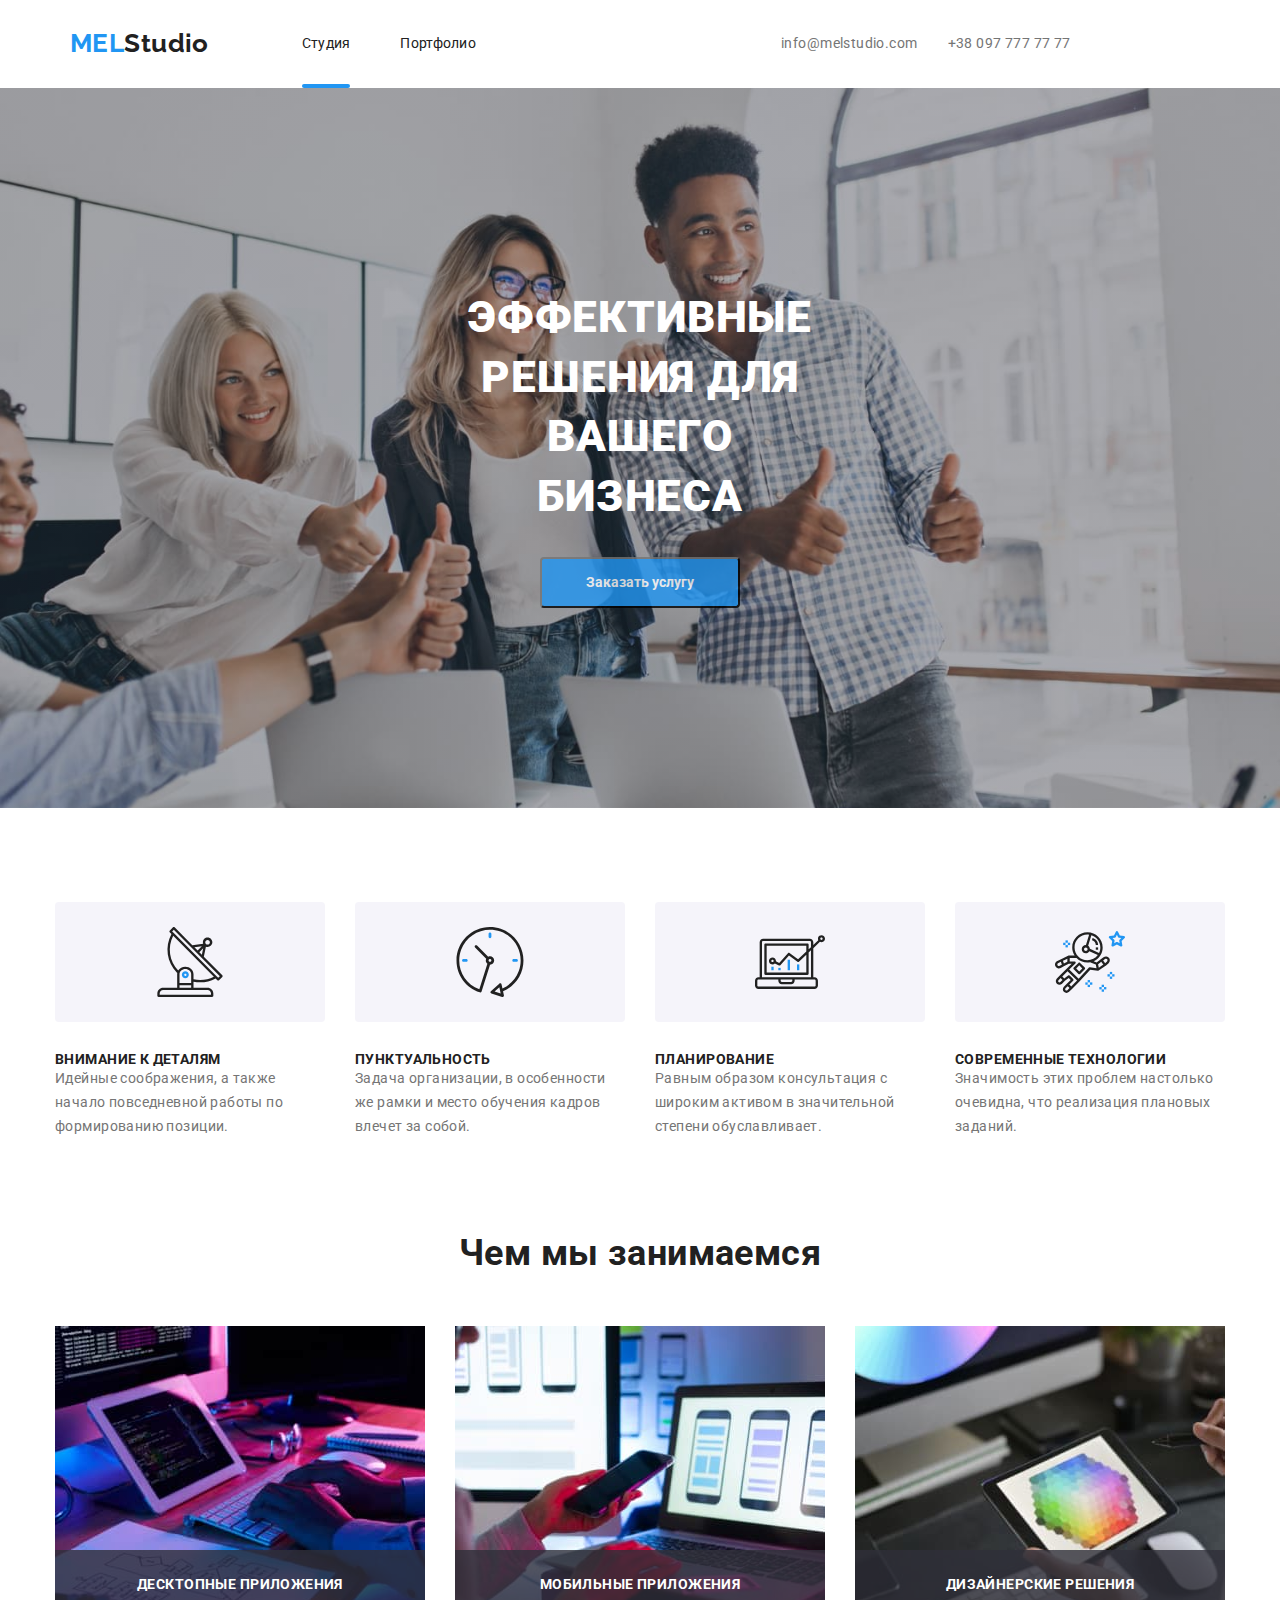
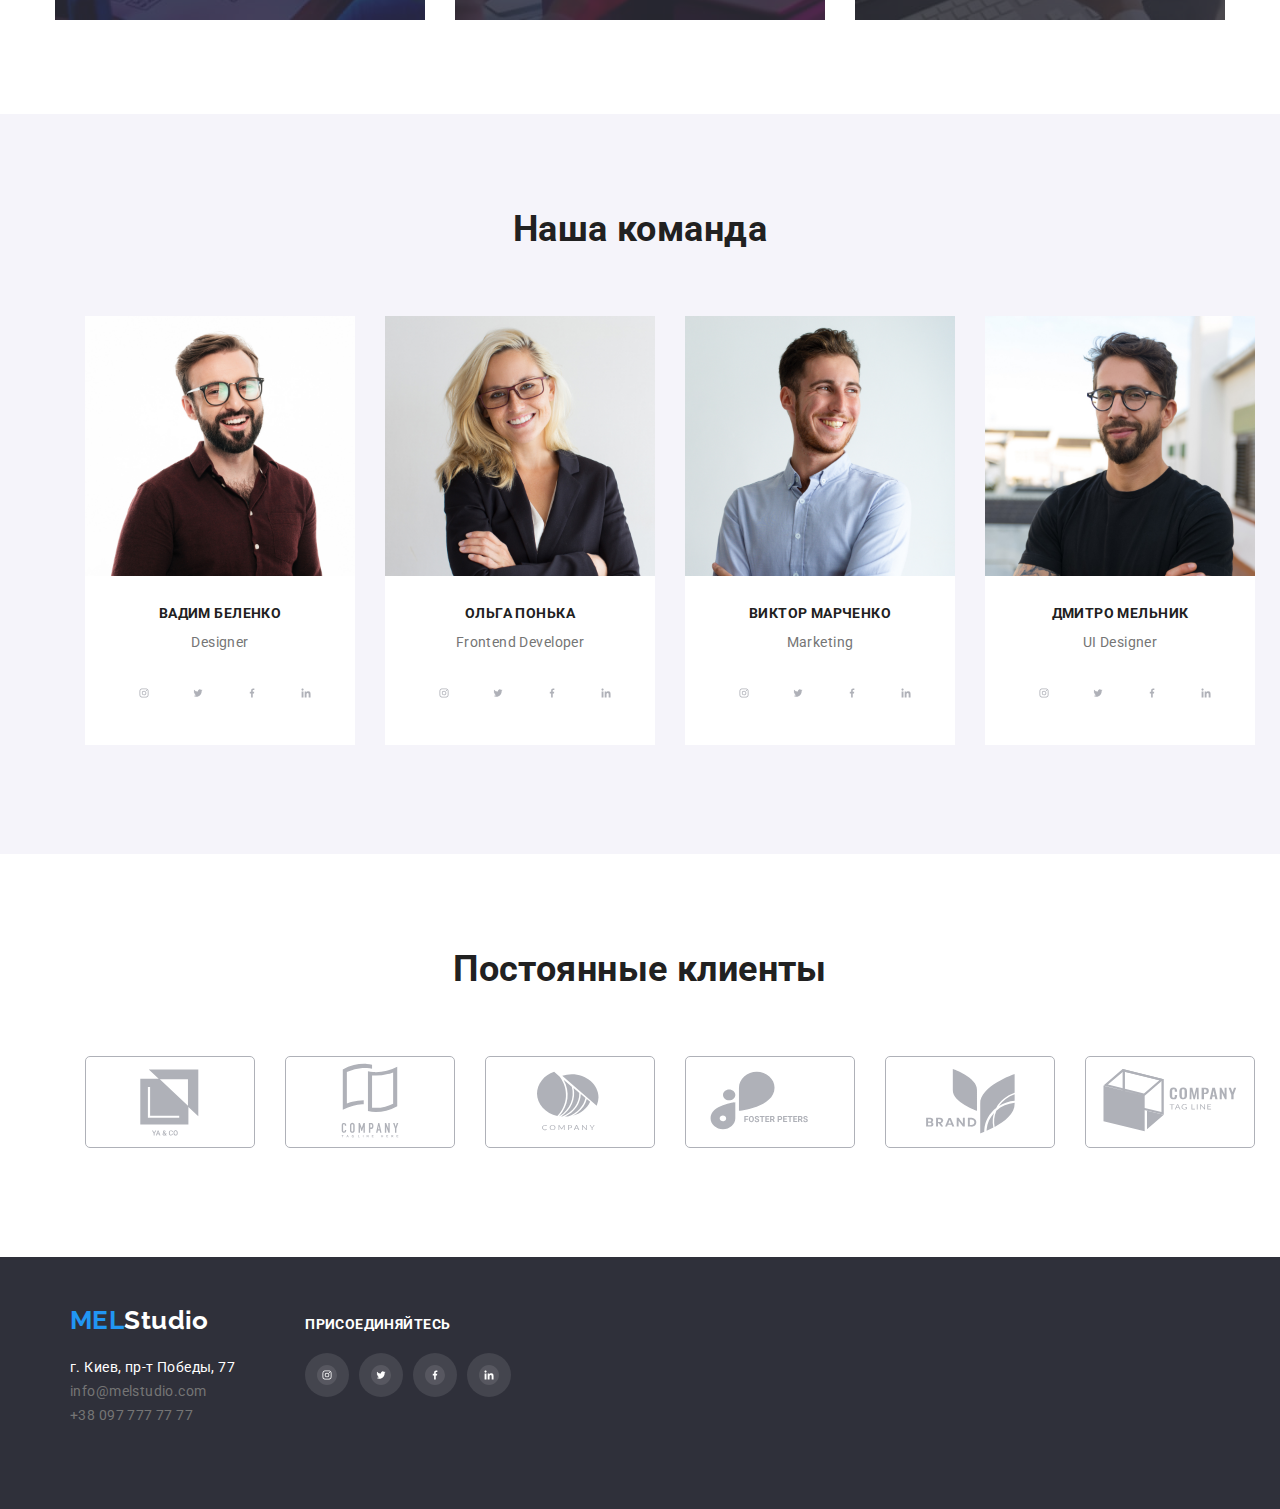
<file: index.html>
<!DOCTYPE html>
<html lang="ru">
<head>
    <meta charset="UTF-8">
    <meta name="description" content="Мой проект по html5">
    <meta http-equiv="X-UA-Compatible" content="IE=edge">
    <meta name="viewport" content="width=device-width, initial-scale=1.0">
    <title>MELstudio</title>
    <link href="https://fonts.googleapis.com/css2?family=Raleway:wght@700&family=Roboto:wght@400;500;700;900&display=swap"
        rel="stylesheet">
    <link rel="stylesheet" href="https://cdnjs.cloudflare.com/ajax/libs/modern-normalize/1.1.0/modern-normalize.min.css">
    <link rel="stylesheet" href="./styles/styles.css">
</head>

<body>
    <!--Шапка-->
<header class="header-section">
<div class="container">
    <nav class="section__navigation">
        <a  class='logo' href="./index.html"><span class="web">MEL</span>Studio</a>
        <ul class="nav list">
            <li class="item">
                <a href="./index.html" class="nav__link nav__link--active">Студия</a>
            </li>
            <li class="item">
                <a href="./portfolio.html" class="nav__link">Портфолио</a>
            </li>
        </ul>
        <ul class="contacts-list list">
            <li class="header-section__contacts"><a href="malito:info@melstudio.com" id="e-mail">info@melstudio.com</a></li>
            <li class="header-section__contacts"><a href="tel:+380977777777" id="phone">+38 097 777 77 77</a></li>
        </ul>
    </nav>
</div>
    
</header>

<main>
    <!--Герой-->
<section class="hero">
    <div class="hero__bg">
        <div class="hero__layout">
            <h1 class="hero__title">Эффективные решения для вашего бизнеса</h1>
            <button type="button" class="hero__button" data-modal-open>Заказать услугу</button>
        </div>
    </div>
</section>
<!--Секция особенности-->
<section class="features">    
    <!-- <h2>Особенности</h2> -->
    <div class="container">
        <ul class="features__list list">
            <li class="features__item icon-antena">
                    <h3 class="heading-text">Внимание к деталям</h3>
                    <p>Идейные соображения, а также начало повседневной работы по формированию позиции.</p>
                <!-- </div> -->
            </li>
            <li class="features__item icon-clock">
                    <h3 class="heading-text">Пунктуальность</h3>
                    <p>Задача организации, в особенности же рамки и место обучения кадров влечет за собой.</p>
                <!-- </div> -->
            </li>
            <li class="features__item icon-diagram">
                    <h3 class="heading-text">Планирование</h3>
                    <p>Равным образом консультация с широким активом в значительной степени обуславливает.</p>
                <!-- </div> -->
            </li>
            <li class="features__item icon-astronaut">
                    <h3 class="heading-text">Современные технологии</h3>
                    <p>Значимость этих проблем настолько очевидна, что реализация плановых заданий.</p>
                <!-- </div> -->
            </li>
        </ul>
    </div>
</section>
<!--Секция Чем занимаемся-->
<section class="work">
    <div class="container">
        <h2 class="work__title">Чем мы занимаемся</h2>
        <ul class="work__list list">
            <li class="work__card">
                <div class="work__img">
                    <img src="./images/img1.jpeg" alt="Создание кода програмного обеспечения" width="370" height="294">
                    <p class="work__text">Десктопные приложения</p>
                </div>
            </li>
            <li class="work__card">
                <div class="work__img">
                    <img src="./images/img2.jpeg" alt="Мобильные устройства" width="370" height="294">
                    <p class="work__text">Мобильные приложения</p>
                </div>             
            </li>
            <li class="work__card">
                <div class="work__img">
                    <img src="./images/img3.jpeg" alt="Подбор цветовой гаммы" width="370" height="294">
                    <p class="work__text">Дизайнерские решения</p>
                </div>
            </li>
        </ul>
    </div>
</section>
<!--Секция Команда-->
<section class="team">
    <div  class="container">
        <h2 class="heading-title">Наша команда</h2>
<ul class="team__list list">
    <li class="team__card">
        <div class="img">
            <img class="card_img" src="./images/photo1.jpeg" alt="Фото Дизйнера" width="370">
        </div>
        <div class="team__info">
            <h3 class="heading-text">Вадим Беленко</h3>
            <p class="text">Designer</p>
        </div>
        <div class="team__contacts">
            <ul class="team__social list">
                <li class="team__item">
                    <a class="social__link" href="">
                        <svg class="social__item">
                            <use href=".//images/symbol-defs.svg#icon-insta_team"></use>
                        </svg>
                    </a>
                </li>
                <li class="team__item">
                    <a class="social__link" href="">
                        <svg class="social__item">
                            <use href=".//images/symbol-defs.svg#icon-twitter_team"></use>
                        </svg>
                    </a>
                </li>
                <li class="team__item">
                    <a class="social__link" href="">
                        <svg class="social__item">
                            <use href=".//images/symbol-defs.svg#icon-facebook_team"></use>
                        </svg>
                    </a>
                </li>
                <li class="team__item">
                    <a class="social__link" href="">
                        <svg class="social__item">
                            <use href=".//images/symbol-defs.svg#icon-linkid_team"></use>
                        </svg>
                    </a>
                </li>
            </ul>
        </div>
        
</li>
    <li class="team__card">
        <div class="img">
            <img class="card_img" src="./images/photo2.jpeg" alt="Фото Фронтенд специалиста" width="370">
        </div>
        <div class="team__info">
            <h3 class="heading-text">Ольга Понька</h3>
            <p class="text">Frontend Developer</p>
        </div>
        <div class="team__contacts">
            <ul class="team__social list">
                <li class="team__item">
                    <a class="social__link" href="">
                        <svg class="social__item">
                            <use href=".//images/symbol-defs.svg#icon-insta_team"></use>
                        </svg>
                    </a>
                </li>
                <li class="team__item">
                    <a class="social__link" href="">
                        <svg class="social__item">
                            <use href=".//images/symbol-defs.svg#icon-twitter_team"></use>
                        </svg>
                    </a>
                </li>
                <li class="team__item">
                    <a class="social__link" href="">
                        <svg class="social__item">
                            <use href=".//images/symbol-defs.svg#icon-facebook_team"></use>
                        </svg>
                    </a>
                </li>
                <li class="team__item">
                    <a class="social__link" href="">
                        <svg class="social__item">
                            <use href=".//images/symbol-defs.svg#icon-linkid_team"></use>
                        </svg>
                    </a>
                </li>
            </ul>
        </div>
</li>    
    <li class="team__card">
        <div class="img">
            <img class="card_img" src="./images/photo3.jpeg" alt="Фото маркетолога" width="370">
         </div>
        <div class="team__info">
            <h3 class="heading-text">Виктор Марченко</h3>
            <p class="text">Marketing</p>
        </div>
        <div class="team__contacts">
            <ul class="team__social list">
                <li class="team__item">
                    <a class="social__link" href="">
                        <svg class="social__item">
                            <use href=".//images/symbol-defs.svg#icon-insta_team"></use>
                        </svg>
                    </a>
                </li>
                <li class="team__item">
                    <a class="social__link" href="">
                        <svg class="social__item">
                            <use href=".//images/symbol-defs.svg#icon-twitter_team"></use>
                        </svg>
                    </a>
                </li>
                <li class="team__item">
                    <a class="social__link" href="">
                        <svg class="social__item">
                            <use href=".//images/symbol-defs.svg#icon-facebook_team"></use>
                        </svg>
                    </a>
                </li>
                <li class="team__item">
                    <a class="social__link" href="">
                        <svg class="social__item">
                            <use href=".//images/symbol-defs.svg#icon-linkid_team"></use>
                        </svg>
                    </a>
                </li>
            </ul>
        </div>
    </li>
    <li class="team__card">
        <div class="img">
             <img class="card_img" src="./images/photo4.jpeg" alt="Фото Дизайнера UI" width="370">
        </div>
        <div class="team__info">
            <h3 class="heading-text">Дмитро Мельник</h3>
            <p class="text">UI Designer</p>
        </div>
        <div class="team__contacts">
            <ul class="team__social list">
                <li class="team__item">
                    <a class="social__link" href="">
                        <svg class="social__item">
                            <use href=".//images/symbol-defs.svg#icon-insta_team"></use>
                        </svg>
                    </a>
                </li>
                <li class="team__item">
                    <a class="social__link" href="">
                        <svg class="social__item">
                            <use href=".//images/symbol-defs.svg#icon-twitter_team"></use>
                        </svg>
                    </a>
                </li>
                <li class="team__item">
                    <a class="social__link" href="">
                        <svg class="social__item">
                            <use href=".//images/symbol-defs.svg#icon-facebook_team"></use>
                        </svg>
                    </a>
                </li>
                <li class="team__item">
                    <a class="social__link" href="">
                        <svg class="social__item">
                            <use href=".//images/symbol-defs.svg#icon-linkid_team"></use>
                        </svg>
                    </a>
                </li>
            </ul>
        </div>
    </li>
</ul>
    </div>
</section>
<!-- Секция Клиенты -->
<section class="clients">
    <div class="container">
        <h2 class="heading-title">Постоянные клиенты</h2>
        <ul class="clients__list list">
            <li class="clients__item">
                <svg class="client__icon">
                    <use href="./images/symbol-defs.svg#icon-Client1"></use>
                </svg>
            </li>
            <li class="clients__item">
                <svg class="client__icon">
                    <use href="./images/symbol-defs.svg#icon-Client2"></use>
                </svg>
            </li>
            <li class="clients__item">
                <svg class="client__icon">
                    <use href="./images/symbol-defs.svg#icon-Client3"></use>
                </svg>
            </li>
            <li class="clients__item">
                <svg class="client__icon">
                    <use href="./images/symbol-defs.svg#icon-Client4"></use>
                </svg>
            </li>
            <li class="clients__item">
                <svg class="client__icon">
                    <use href="./images/symbol-defs.svg#icon-Client5"></use>
                </svg>
            </li>
            <li class="clients__item">
                <svg class="client__icon">
                    <use href="./images/symbol-defs.svg#icon-Client6"></use>
                </svg>
            </li>
        </ul>
    </div>

</section>
</main>

<!--Подвал сайта-->
<footer class="footer-section">
    <div class="container">
       <div class="top-part">
        <a class='logo' href="./index.html"><span class="web">MEL</span>Studio</a>
        <address class="footer__contacts">
            <ul class="footer__address list">
                <li class="address">
                    <p>г. Киев, пр-т Победы, 77</p>
                </li>
                <li>
                    <p>info@melstudio.com</p>
                </li>
                <li>
                    <p>+38 097 777 77 77</p>
                </li>
            </ul>
        </address>
       </div>
    <div class="bottom-part">
        <p>
            <b class="join">ПРИСОЕДИНЯЙТЕСЬ</b>
        </p>
        <ul class="footer-social list">
            <li>
                <a class="footer-social__link" href="">
                    <svg class="footer-social__item">
                        <use href="./images/symbol-defs.svg#icon-insta"></use>
                    </svg>
                </a>
            </li>
            <li>
                <a class="footer-social__link" href="">
                    <svg class="footer-social__item">
                        <use href="./images/symbol-defs.svg#icon-twitter"></use>
                    </svg>
                </a>
            </li>
            <li>
                <a class="footer-social__link" href="">
                    <svg class="footer-social__item">
                        <use href="./images/symbol-defs.svg#icon-facebook"></use>
                    </svg>
                </a>
            </li>
            <li>
                <a class="footer-social__link" href="">
                    <svg class="footer-social__item">
                        <use href="./images/symbol-defs.svg#icon-linkid"></use>
                    </svg>
                </a>
            </li>
        </ul>
    </div>
    </div>
</footer>

<div class="backdrop backdrop--hidden" data-modal>
    <div class="modal">
        <p>Lorem ipsum dolor sit amet consectetur adipisicing elit. Molestias eius saepe non odio, quae nulla ad quos ab, ut quas maiores quis impedit rerum molestiae neque nesciunt nostrum aliquid cupiditate!</p>
        <button data-modal-close>Закрыть</button>
    </div>

</div>
<script src="./js/modal.js"></script>
</body>
</html>
</file>
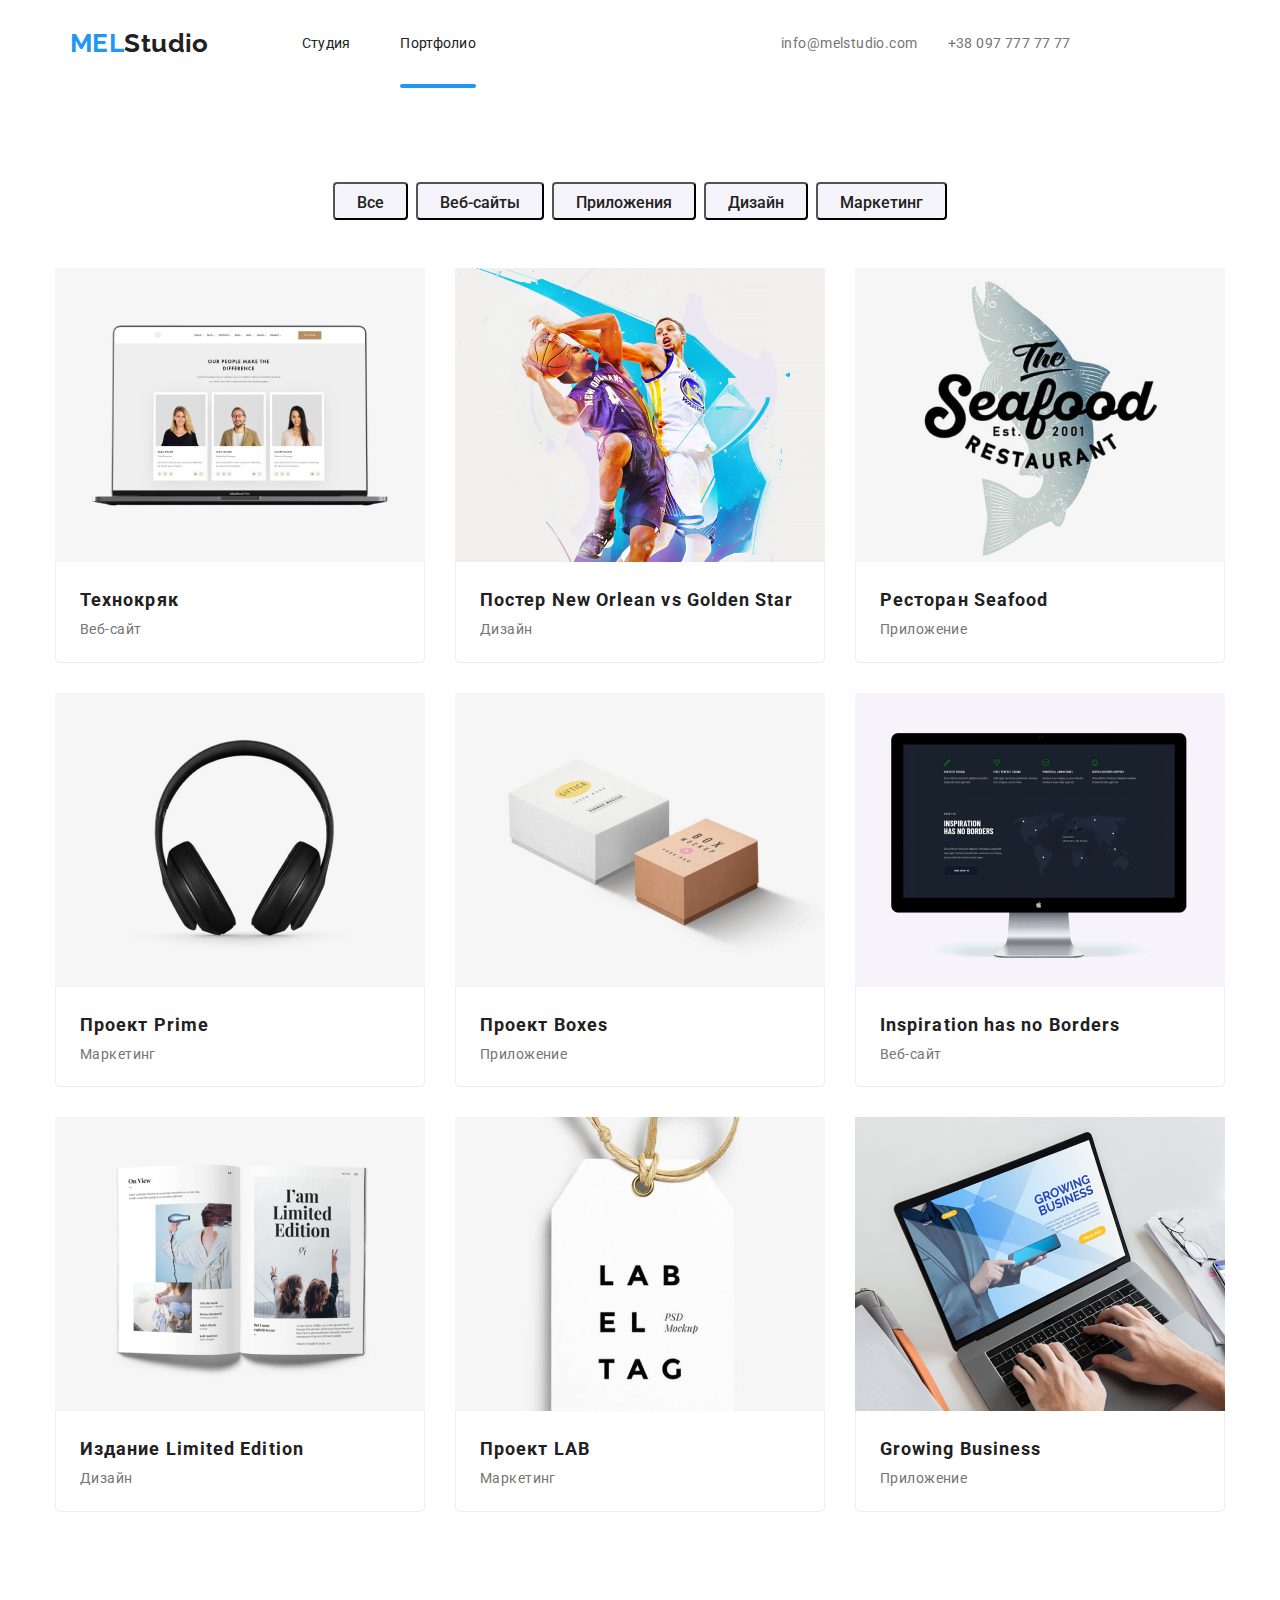
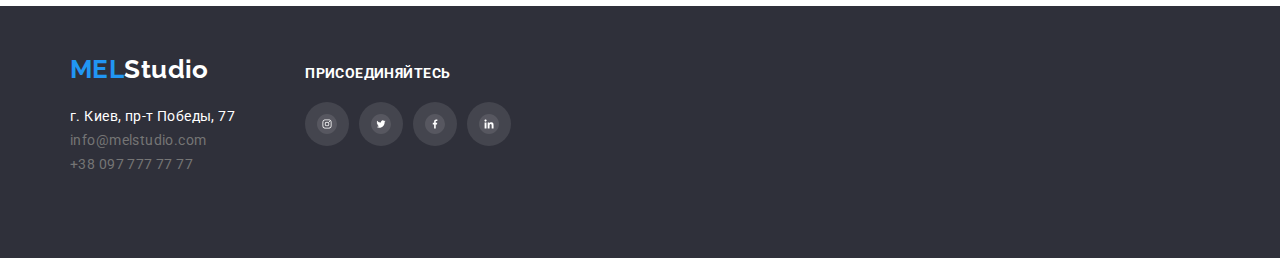
<file: portfolio.html>
<!DOCTYPE html>
<html lang="en">
<head>
    <meta charset="UTF-8">
    <meta http-equiv="X-UA-Compatible" content="IE=edge">
    <meta name="viewport" content="width=device-width, initial-scale=1.0">
    <title>Portfolio</title>
    <link href="https://fonts.googleapis.com/css2?family=Raleway:wght@700&family=Roboto:wght@400;500;700;900&display=swap"
        rel="stylesheet">
    <link rel="stylesheet" href="https://cdnjs.cloudflare.com/ajax/libs/modern-normalize/1.1.0/modern-normalize.min.css">
    <link rel="stylesheet" href="./styles/styles.css">
</head>
<body>
<header  class="header-section">
    <div class="container">
        <nav class="section__navigation">
            <a  class='logo' href="./index.html"><span class="web">MEL</span>Studio</a>
            <ul class="nav list">
                <li class="item"><a href="./index.html" class="nav__link">Студия</a></li>
                <li class="item"><a href="./portfolio.html" class="nav__link nav__link--active">Портфолио</a></li>
            </ul>
            <ul class="contacts-list list">
                <li class="header-section__contacts"><a href="malito:info@devstudio.com" id="e-mail">info@melstudio.com</a></li>
                <li class="header-section__contacts"><a href="tel:+38 097 777 77 77" id="phone">+38 097 777 77 77</a></li>
            </ul>
        </nav>
    </div>
</header>
<main class="portfolio">
    <div class="container">
        <section class="filter">
            <ul class="filter-list list">
                <li class="filter__item item">
                    <button class='btn-select' type="button">Все</button>
                </li>
                <li class="filter__item item">
                    <button class="btn-select" type="button">Веб-сайты</button>
                </li>
                <li class="filter__item item">
                    <button class="btn-select" type="button">Приложения</button
                </li>
                <li class="filter__item item">
                    <button class="btn-select" type="button">Дизайн</button>
                </li>
                <li class="filter__item item">
                    <button class="btn-select" type="button">Маркетинг</button>
                </li>
            </ul>
        </section>
        <h1 class="hidden">Портфолио работ</h1>
        <section>
            <ul class="portfolio-list list">
                <li class="portfolio-element">
                    <div class="photo-overlayblock">
                        <img class="element-photo" src="./images/portfolio1.jpeg" alt="" width="370" height="294">
                        <div class="element-overlay">
                            <p class="overlay-text">Press for more details</p>
                        </div>
                    </div>
                    <div class="element-description">
                        <h2 class="section-title">Технокряк</h2>
                        <p class="title">Веб-сайт</p>
                    </div>
                </li>
                <li class="portfolio-element">
                    <div class="photo-overlayblock">
                        <img class="element-photo" src="./images/portfolio2.jpeg" alt="" width="370" height="294">
                         <div class="element-overlay">
                            <p class="overlay-text">Press for more details</p>
                        </div>
                    </div>
                    <div class="element-description">
                        <h2 class="section-title">Постер New Orlean vs Golden Star</h2>
                        <p class="title">Дизайн</p>
                    </div>
                </li>
                <li class="portfolio-element">
                    <div class="photo-overlayblock">
                        <img class="element-photo" src="./images/portfolio3.jpeg" alt="" width="370" height="294">
                         <div class="element-overlay">
                            <p class="overlay-text">Press for more details</p>
                        </div>
                    </div>
                    <div class="element-description">
                        <h2 class="section-title">Ресторан Seafood</h2>
                        <p class="title">Приложение</p>
                    </div>
                </li>
                <li class="portfolio-element">
                    <div class="photo-overlayblock">
                        <img class="element-photo" src="./images/portfolio4.jpeg" alt="" width="370" height="294">
                         <div class="element-overlay">
                            <p class="overlay-text">Press for more details</p>
                        </div>
                    </div>   
                    <div class="element-description">
                        <h2 class="section-title">Проект Prime</h2>
                        <p class="title">Маркетинг</p>
                    </div>
                </li>
                <li class="portfolio-element">
                    <div class="photo-overlayblock">
                        <img class="element-photo" src="./images/portfolio5.jpeg" alt="" width="370" height="294">
                         <div class="element-overlay">
                            <p class="overlay-text">Press for more details</p>
                        </div>
                    </div>
                    <div class="element-description">
                        <h2 class="section-title">Проект Boxes</h2>
                        <p>Приложение</p>
                    </div>
                </li>
                <li class="portfolio-element">
                    <div class="photo-overlayblock">
                        <img class="element-photo" src="./images/portfolio6.jpeg" alt="" width="370" height="294">
                         <div class="element-overlay">
                            <p class="overlay-text">Press for more details</p>
                        </div>
                    </div>
                    <div class="element-description">
                        <h2 class="section-title">Inspiration has no Borders</h2>
                        <p class="title">Веб-сайт</p>
                    </div>
                </li>
                <li class="portfolio-element">
                    <div class="photo-overlayblock">
                        <img class="element-photo" src="./images/portfolio7.jpeg" alt="" width="370" height="294">
                         <div class="element-overlay">
                            <p class="overlay-text">Press for more details</p>
                        </div>
                    </div>
                    <div class="element-description">
                        <h2 class="section-title">Издание Limited Edition</h2>
                        <p>Дизайн</p>
                    </div>
                </li>
                <li class="portfolio-element">
                    <div class="photo-overlayblock">
                        <img class="element-photo" src="./images/portfolio8.jpeg" alt="" width="370" height="294">
                         <div class="element-overlay">
                            <p class="overlay-text">Press for more details</p>
                        </div>
                    </div>
                    <div class="element-description">
                        <h2 class="section-title">Проект LAB</h2>
                        <p>Маркетинг</p>
                    </div>
                </li>
                <li class="portfolio-element">
                    <div class="photo-overlayblock">
                        <img class="element-photo" src="./images/portfolio9.jpeg" alt="" width="370" height="294">
                         <div class="element-overlay">
                            <p class="overlay-text">Press for more details</p>
                        </div>
                    </div>
                    <div class="element-description">
                        <h2 class="section-title">Growing Business</h2>
                        <p class="title">Приложение</p>
                    </div>
                </li>
            </ul>
        </section>
        </main>
    </div> 
<footer class="footer-section">
    <div class="container">
        <div class="top-part">
         <a class='logo' href="./index.html"><span class="web">MEL</span>Studio</a>
         <address class="footer-contacts">
             <ul class="address-list list">
                 <li class="address">
                     <p>г. Киев, пр-т Победы, 77</p>
                 </li>
                 <li>
                     <p>info@melstudio.com</p>
                 </li>
                 <li>
                     <p>+38 097 777 77 77</p>
                 </li>
             </ul>
         </address>
        </div>
    <div class="bottom-part">
        <p>
            <b class="join">ПРИСОЕДИНЯЙТЕСЬ</b>
        </p>
        <ul class="footer-social list">
            <li>
                <a class="footer-social__link" href="">
                    <svg class="footer-social__item">
                        <use href="./images/symbol-defs.svg#icon-insta"></use>
                    </svg>
                </a>
            </li>
            <li>
                <a class="footer-social__link" href="">
                    <svg class="footer-social__item">
                        <use href="./images/symbol-defs.svg#icon-twitter"></use>
                    </svg>
                </a>
            </li>
            <li>
                <a class="footer-social__link" href="">
                    <svg class="footer-social__item">
                        <use href="./images/symbol-defs.svg#icon-facebook"></use>
                    </svg>
                </a>
            </li>
            <li>
                <a class="footer-social__link" href="">
                    <svg class="footer-social__item">
                        <use href="./images/symbol-defs.svg#icon-linkid"></use>
                    </svg>
                </a>
            </li>
        </ul>
    </div>
     </div>
</footer>
    
</body>
</html>
</file>
<file: styles/styles.css>
html,
body,
div,
span,
applet,
object,
iframe,
h1,
h2,
h3,
h4,
h5,
h6,
p,
blockquote,
pre,
a,
abbr,
acronym,
address,
big,
cite,
code,
del,
dfn,
img,
ins,
kbd,
q,
s,
samp,
small,
strike,
strong,
sub,
sup,
tt,
var,
b,
u,
center,
dl,
dt,
dd,
ol,
ul,
li,
fieldset,
form,
label,
legend,
table,
caption,
tbody,
tfoot,
thead,
tr,
th,
td,
article,
aside,
canvas,
details,
embed,
figure,
figcaption,
footer,
header,
hgroup,
menu,
nav,
output,
ruby,
section,
summary,
time,
mark,
audio,
video {
  border: 0;
  font-size: 100%;
  font: inherit;
  vertical-align: baseline;
  margin: 0;
  padding: 0;
}
/* Colors settings */
:root{
    --primary-text-color:rgba(117, 117, 117, 1);
    --primary-button-color:#F5F4FA;
    --title-text-color:#212121;
    --accent-text-color:#2196F3;
    --primery-white-color:#ffffff;
}
body {
    font-family: Roboto, sans-serif;
    letter-spacing: 0.03em;    
    font-weight: 400;
    font-size: 14px;
    line-height: 1.7;
    background-color:#FFFFFF;
    color:var(--primary-text-color);
    margin-left: auto;
    margin-right: auto;
}
img{
    display: block;
    width: 100%;
    height: auto;
}
.container{
    width: 1170px;
    /* outline: 1px dashed bisque; */
    padding: 0 15px;
    margin: 0 auto;
}  
/* Main Logo */
.logo{
    color:#212121;
    font-family: Raleway, sans-serif;
    font-weight: 700;
    font-size: 26px;
    line-height: 1.2;
    text-decoration: none;
}
.web{
    color: #2196F3;
}
.nav__link{
    letter-spacing: 0.02em;
    color: var(--title-text-color);
}
.nav__link:hover,
.nav__link:focus{
    color: var(--accent-text-color);
}
.nav__link--active:after {
    content: "";
    position: absolute;
    height: 4px;
    width: 100%;
    border-radius: 4px;
    background-color: #2196f3;
    bottom: 0;
    right: 0;
}
#e-mail, #phone{
    color:var(--primary-text-color);
    text-decoration: none;
}
#e-mail:hover, #phone:hover,
#e-mail:focus, #phone:focus{
    color: var(--accent-text-color);
}

/* Color and accent */
.heading-text, .section-title, .heading-title, .work__title, .work__text, .overlay-text{
    color: var(--title-text-color);
}
.list{
    list-style: none;
    text-decoration: none;
}
/* text parameters */
.heading-title{
    font-weight: 700;
    font-size: 36px;
    line-height: 1.2;
    text-align: center;
}
.heading-text, .overlay-text{
    font-weight: 700;
    font-size: 14px;
    line-height: 1.1;
    text-transform: uppercase;
}

/* Header */
.header-section > .container{
    margin-bottom: 0px;
}
.section__navigation{
    display: flex;
    align-items: center;
}
.nav{
    display:flex;
    margin-left: 93px;
}
.nav > .item{
    position: relative;
}
.nav .nav__link{
    display: block;
    padding-top: 32px;
    padding-bottom: 32px;
    text-decoration: none;
}
.nav .item:not(:last-child){
    margin-right: 50px;
}
.contacts-list{
    display: flex;
    justify-content: space-between;
    margin-left: 305px;
}
/* Oldschool selector "+" - сусідство */
.header-section__contacts + .header-section__contacts{
    margin-left: 30px;
}

/* Hero section */
.hero{
    max-width: 1600px;
    min-height: 600px;
    margin-right: auto;
    margin-left: auto;
    text-align: center;
    letter-spacing: 0.06em;
}
.hero__bg{
    background-color: #2F303A;
    background-image: linear-gradient(rgba(47, 48, 58, 0.4), rgba(47, 48, 58, 0.4)),
    url(../images/Bg_hero1.jpeg);
    background-size: cover;
    background-position: center;
}
.hero__layout{
    padding: 200px 452px;
}
.hero__title{
    font-weight: 900;
    font-size: 44px;
    line-height: 1.36;
    text-transform: uppercase;
    color: var(--primery-white-color);
}
.hero__button{
    min-width:200px;
    min-height:50px;
    margin-top: 30px;
    padding: 10px 32px;
    border-radius: 4px;

    border-color: #212121;
    background-color: #2196F3;
    color: #ffffff;

    opacity: 0.8;

    font-weight: 700;
    font-size: 16px;
    line-height: 1.9;
    text-align: center;
    font-size: inherit;
}
.hero__button:hover{
    opacity: 1;
}

/* Контейнер Features */
.features{
    padding-top: 94px;
    padding-bottom: 94px;
}
.features__list{
    display:flex;
    justify-content: space-between;
    margin-right: -15px;
    margin-left: -15px;
}
.features__item{
    max-width: 270px;
}
.features__item::before{
    content:"";
    display: block;
    height: 120px;
    background-color: #f5f4fa;
    background-position: center;
    background-repeat: no-repeat;
    border-radius: 4px;
    margin-bottom: 30px;
}
.icon-antena::before{
    background-image: url(../images/antenna.svg);
}
.icon-clock::before{
    background-image: url(../images/clock.svg);
}
.icon-diagram::before{
    background-image: url(../images/diagram.svg);
}
.icon-astronaut::before{
    background-image: url(../images/astronaut.svg);
}
/* .features__img{
    width: 270px;
    height: 120px;
    background-color:#F5F4FA;
} */
    
/* .features__img > img{
    display: block;
    width: 100%;
    height: 100%;
    object-fit: none;
    object-position: center;
} */
.features__description{
    width: 270px;
}
.features__description > .heading-text{
    padding-top: 30px;
    padding-bottom: 10px;
}
/* Контейнер Чем занимаемся */
.work{
    padding-bottom: 94px;
}
.work__title{
    font-weight: 700;
    font-size: 36px;
    line-height: 1.2;
    text-align: center;
    padding-bottom: 50px;
}
.work__img{
    position: relative;
}
.work__text {
    font-weight: 700;
    font-size: 14px;
    line-height: 1.1;
    padding: 27px 0;
    
    text-align: center;
    text-transform: uppercase;
    text-decoration: none;

    color: #ffffff;
    background-color: rgba(47, 48, 58, 0.8);
    width: 370px;
    position: absolute;
    bottom: 0;
    left: 0;
}
.work__list{
    display:flex;
    justify-content:space-between;
    margin-left: -15px;
    margin-right: -15px;
}
.work__list > .work__card:not(:last-child){
    padding-right: 30px;
}

/* Comandos section */
.team{
    margin-bottom: 0px;
    padding-top: 94px;
    padding-bottom: 94px;
    background-color:#F5F4FA;
}
.team .heading-title{
    padding-bottom:50px;
}
.team > .text{
    font-size: 16px;
    line-height: 1.2;
    text-align: center;
}
.team__list{
    display:flex;
    justify-content:space-around;
}
.team__card{
    box-sizing: border-box;
    background-color: #ffffff;
    max-width: 270px;
    margin: 15px 15px;
}
.team__info > .heading-text{
    text-align: center;
    padding-top: 30px;
}
.team__info > .text{
    text-align: center;
    padding-top: 10px;
}
.card_img{
    width: 270px;
    height: 260px;
}
.team__contacts{
    padding: 16px 32px 30px;
}
.team__social{
    display: flex;
    justify-content: space-evenly;
}
.social__link{
    display: flex;
    width: 44px;
    height: 44px;
    margin: 0 5px;
    border: none;
    border-radius: 50%;
    justify-content: center;
    align-items: center;
}
.social__link:hover,
.social__link:focus {
    background-color: var(--accent-text-color);
}
.social__link:hover .social__item,
.social__link:focus .social__item {
    fill: var(--primery-white-color);
}
.social__item{
    width: 20px;
    height: 20px;
    fill: #afb1b8;
}

/*  Clients section */
.clients{
    padding-top: 94px;
    padding-bottom: 94px;
}
.clients__list{
    display: flex;
    justify-content: space-between;
}
.clients .heading-title{
    padding-bottom: 50px;
}
.clients__item{
    display: flex;
    justify-content: center;
    align-items: center;

    width: 170px;
    height: 92px;
    margin: 15px;
    border: 1px solid #AFB1B8;
    border-radius: 5px;

    perspective: 600px;
}
.client__icon{
    min-width: 106px;
    min-height: 60px;
    fill: #AFB1B8;
    
    perspective-origin: center;
    perspective: 100px;

    /* transform: rotateY(0); */
    /* transition: transfrom 250ms linear; */
    transform:translate3D(0px, 0px, 0px);
}
.client__icon:hover {
    fill: var(--accent-text-color);
    /* transform: rotateY(45deg); */
    transform: translate3D(10px, 10px, 8px);

}

/* Portfolio page */
.portfolio >.container{
    margin-top: 94px;
}
.hidden {
    display: none;
  }
.section-title{
    font-weight: 700;
    font-size: 18px;
    line-height: 2;
    letter-spacing: 0.06em;
}
.section-title > p{
    font-size: 16px;
    line-height: 1.86;
}
.portfolio-list{
    display: flex;
    flex-wrap: wrap;
    justify-content: space-between;
    margin-bottom: 94px;
    margin-left: -15px;
    margin-right: -15px;
}
.portfolio-element{
    width: calc((100% - 60px) / 3);
    margin-right: 30px;
    margin-bottom: 30px;
    border-top-left-radius:5px;
    border-top-right-radius: 5px;
}

.portfolio-element:hover{
    box-shadow: 1px 4px 6px rgba(0, 0, 0, 0.16), 0px 4px 4px rgba(0, 0, 0, 0.06),
    0px 1px 1px rgba(0, 0, 0, 0.12);
}

.portfolio-element:nth-child(3n){
    margin-right: 0;
}
.portfolio-element:nth-last-child(-n+3){
    margin-bottom: 0;
}

.element-description{
    background:#FFFFFF;
    border-right: 1px solid #eeeeee;
    border-left: 1px solid #eeeeee;
    border-bottom: 1px solid #eeeeee;
    border-bottom-right-radius: 5px;
    border-bottom-left-radius: 5px;
    padding: 20px 24px;
}

.photo-overlayblock{
    position: relative;
    overflow: hidden;
}
.element-overlay{
    position: absolute;
    top: 0;
    right: 0;

    width: 100%;
    height: 100%;
    background-color: var(--accent-text-color);

    transform: translateY(100%);
    opacity: 0.9;
    transition: transform 200ms cubic-bezier(0.4, 0, 0.2, 1);
}
.portfolio-element:hover .element-overlay {
    transform: translateY(0);
}

.overlay-text{
    position: absolute;
    top: 50%;
    left: 50%;

    color: var(--primery-white-color);

    transform: translate(-50%, -50%);
}
.filter{
    margin-bottom: 34px;
}   
.btn-select{
    display: inline-block;
    height: 38px;
    border-radius: 4px;
    padding: 6px 22px;
    background-color:  var(--primary-button-color);
    color:var(--title-text-color) ;

    font-weight: 500;
    font-size: 16px;
    line-height: 1.6;
    text-align: center;
}
.btn-select:hover,
.btn-select:focus{
    background-color:  var(--accent-text-color);
    color:var(--primery-white-color)
}
.filter-list{
    display: flex;
    justify-content: center;
    padding-bottom: 14px;
    margin-bottom: 34px;
}
.filter-list > .item:not(:last-child){
    margin-right: 8px;
}
.filter-list > .item{
    position: relative;
}

/* Footer part */
.footer-section{
    background-color: #2F303A;
    min-height: 252px;
}
.footer-section > .container{
    display:flex;
    padding-top: 48px;
    padding-bottom: 60px;
    /* height: 211px; */
    /* align-items: center; */
    /* justify-content: space-between; */
    align-items: baseline;
    
}
.footer-section .logo{
    display: inline-block;
    padding-bottom: 20px;
    color: var(--primery-white-color);
}
.address{
    color: var(--primery-white-color);
    font-style: normal;
}
.bootom-part{
    width: 206px;
    height: 80px;
}
.footer-social{
    display:flex;
    justify-content: space-between;
}
.footer-social__link{
    display: flex;
    width: 44px;
    height: 44px;
    margin-right: 10px;
    border-radius: 50%;
    background-color: rgba(255, 255, 255, 0.1);
    justify-content: center;
    align-items: center;
}
.footer-social__link:hover, .footer-social__link:focus {
    background-color:var(--accent-text-color);
}
.footer-social__item{
    width: 20px;
    height: 20px;
    fill: #FFFFFF;
}
.join{
    display: block;
    padding-bottom: 20px;

    color:var(--primery-white-color);
    font-weight: 700;
    line-height: 1.14;
}
.top-part{
    margin-right: 70px;
}

/* Модальное окно */
.backdrop {
    position: fixed;
    top: 0;
    left: 0;
    width: 100%;
    height: 100%;
    background-color: rgba(175, 177, 184, 0.5);
}

.backdrop--hidden {
    opacity: 0;
    pointer-events: none;
}

.backdrop--hidden .modal{
    transform: translate(-50%, -50%) scale(1.1);
}

.modal {
    position: absolute;
    left: 50%;
    transform: translate(-50%, -50%) scale(1); 
    top: 50%;

    min-width: 300px;
    min-height: 450px;
    background-color:var(--primery-white-color);

    transition: transform 250ms cubic-bezier(0.4, 0, 0.2, 1);

}
</file>
